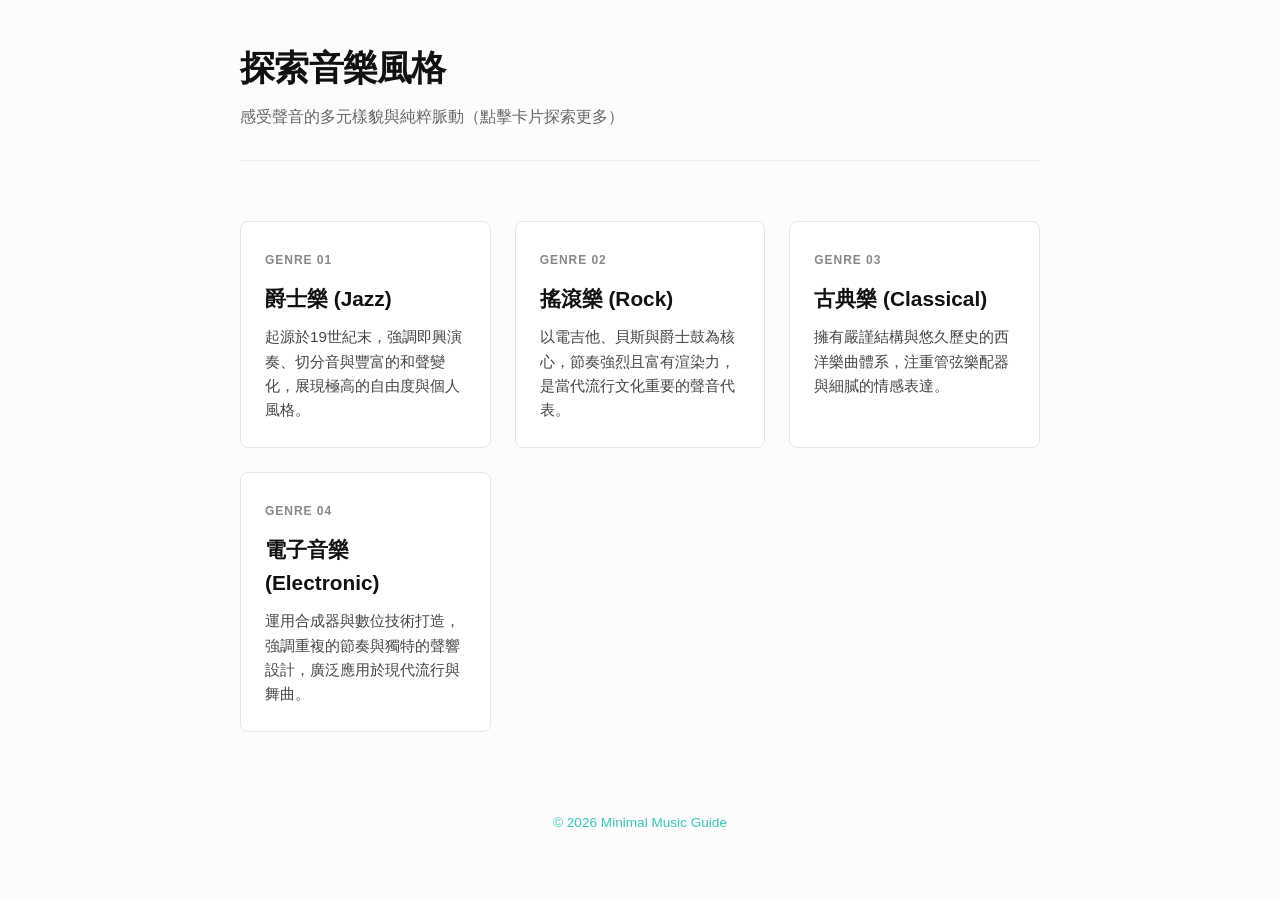
<file: U1358038.html>
<!DOCTYPE html>
<html lang="zh-TW">
<head>
    <meta charset="UTF-8">
    <meta name="viewport" content="width=device-width, initial-scale=1.0">
    <title>探索音樂風格</title>
    <style>
        /* 基礎重置與全域樣式 */
        * {
            box-sizing: border-box;
            margin: 0;
            padding: 0;
        }

        body {
            font-family: -apple-system, BlinkMacSystemFont, "Segoe UI", Roboto, "Helvetica Neue", Arial, sans-serif;
            background-color: #fcfcfc;
            color: #111111;
            line-height: 1.6;
            padding: 40px 20px;
        }

        .container {
            max-width: 800px;
            margin: 0 auto;
        }

        /* 頁首樣式 */
        header {
            margin-bottom: 60px;
            border-bottom: 1px solid #eeeeee;
            padding-bottom: 30px;
        }

        header h1 {
            font-size: 2.2rem;
            font-weight: 700;
            letter-spacing: -0.02em;
            margin-bottom: 8px;
        }

        header p {
            color: #666666;
            font-size: 1rem;
        }

        /* 音樂類型列表與卡片 */
        .genre-grid {
            display: grid;
            grid-template-columns: repeat(auto-fit, minmax(240px, 1fr));
            gap: 24px;
        }

        .genre-card {
            display: block;
            text-decoration: none;
            color: inherit;
            background-color: #ffffff;
            border: 1px solid #e5e5e5;
            border-radius: 8px;
            padding: 24px;
            transition: transform 0.2s ease, border-color 0.2s ease, box-shadow 0.2s ease;
        }

        .genre-card:hover {
            transform: translateY(-3px);
            border-color: #111111;
            box-shadow: 0 4px 12px rgba(0, 0, 0, 0.05);
        }

        .genre-tag {
            display: inline-block;
            font-size: 0.75rem;
            font-weight: 600;
            text-transform: uppercase;
            letter-spacing: 0.08em;
            color: #888888;
            margin-bottom: 12px;
        }

        .genre-card h2 {
            font-size: 1.3rem;
            font-weight: 600;
            margin-bottom: 10px;
        }

        .genre-card p {
            font-size: 0.95rem;
            color: #444444;
        }

        /* 頁尾樣式 */
        footer {
            margin-top: 80px;
            text-align: center;
            font-size: 0.85rem;
            color: #39C5BB;
        }
    </style>
</head>
<body>

    <div class="container">
        <header>
            <h1>探索音樂風格</h1>
            <p>感受聲音的多元樣貌與純粹脈動（點擊卡片探索更多）</p>
        </header>

        <main class="genre-grid">
            <a href="https://www.google.com/search?q=爵士樂+Jazz" target="_blank" rel="noopener noreferrer" class="genre-card">
                <span class="genre-tag">Genre 01</span>
                <h2>爵士樂 (Jazz)</h2>
                <p>起源於19世紀末，強調即興演奏、切分音與豐富的和聲變化，展現極高的自由度與個人風格。</p>
            </a>

            <a href="https://www.google.com/search?q=搖滾樂+Rock" target="_blank" rel="noopener noreferrer" class="genre-card">
                <span class="genre-tag">Genre 02</span>
                <h2>搖滾樂 (Rock)</h2>
                <p>以電吉他、貝斯與爵士鼓為核心，節奏強烈且富有渲染力，是當代流行文化重要的聲音代表。</p>
            </a>

            <a href="https://www.google.com/search?q=古典樂+Classical+music" target="_blank" rel="noopener noreferrer" class="genre-card">
                <span class="genre-tag">Genre 03</span>
                <h2>古典樂 (Classical)</h2>
                <p>擁有嚴謹結構與悠久歷史的西洋樂曲體系，注重管弦樂配器與細膩的情感表達。</p>
            </a>

            <a href="https://www.google.com/search?q=電子音樂+Electronic+music" target="_blank" rel="noopener noreferrer" class="genre-card">
                <span class="genre-tag">Genre 04</span>
                <h2>電子音樂 (Electronic)</h2>
                <p>運用合成器與數位技術打造，強調重複的節奏與獨特的聲響設計，廣泛應用於現代流行與舞曲。</p>
            </a>
        </main>

        <footer>
            <p>&copy; 2026 Minimal Music Guide</p>
        </footer>
    </div>

</body>
</html>
</file>
